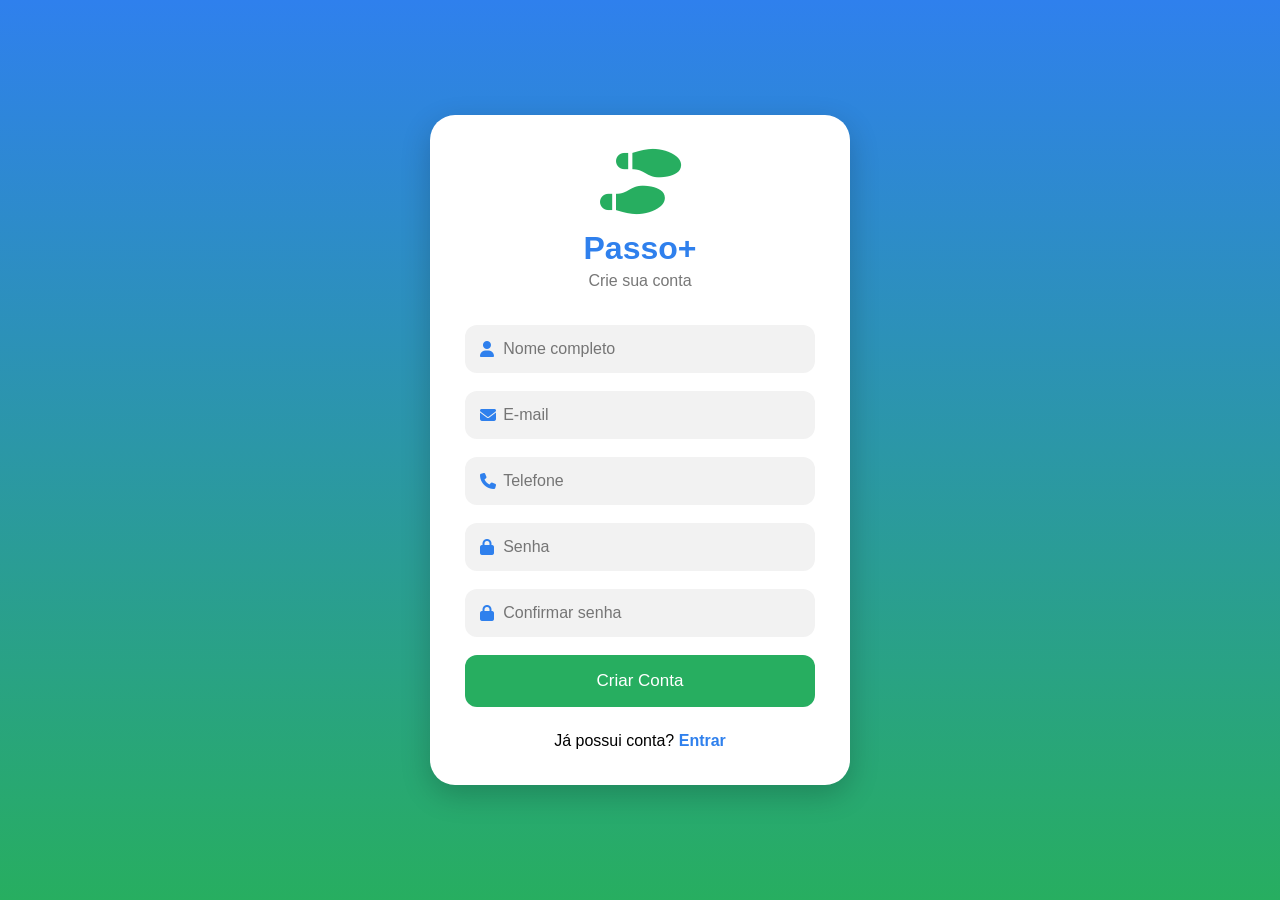
<file: cadastro.html>
<!DOCTYPE html>
<html lang="pt-BR">
<head>
<meta charset="UTF-8">
<meta name="viewport" content="width=device-width, initial-scale=1.0">

<title>Cadastro - Passo+</title>

<link rel="stylesheet" href="cadastro.css">

<link rel="stylesheet"
href="https://cdnjs.cloudflare.com/ajax/libs/font-awesome/6.5.2/css/all.min.css">

</head>
<body>

<div class="container">

<div class="logo">

<i class="fa-solid fa-shoe-prints"></i>

<h1>Passo+</h1>

<p>Crie sua conta</p>

</div>

<form id="cadastroForm">

<div class="campo">
<i class="fa-solid fa-user"></i>
<input
type="text"
placeholder="Nome completo"
required>
</div>

<div class="campo">
<i class="fa-solid fa-envelope"></i>
<input
type="email"
placeholder="E-mail"
required>
</div>

<div class="campo">
<i class="fa-solid fa-phone"></i>
<input
type="tel"
placeholder="Telefone"
required>
</div>

<div class="campo">
<i class="fa-solid fa-lock"></i>
<input
type="password"
id="senha"
placeholder="Senha"
required>
</div>

<div class="campo">
<i class="fa-solid fa-lock"></i>
<input
type="password"
id="confirmar"
placeholder="Confirmar senha"
required>
</div>

<button type="submit">
Criar Conta
</button>

</form>

<p class="login">

Já possui conta?

<a href="login.html">
Entrar
</a>

</p>

</div>

<script src="cadastro.js"></script>

</body>
</html>
</file>
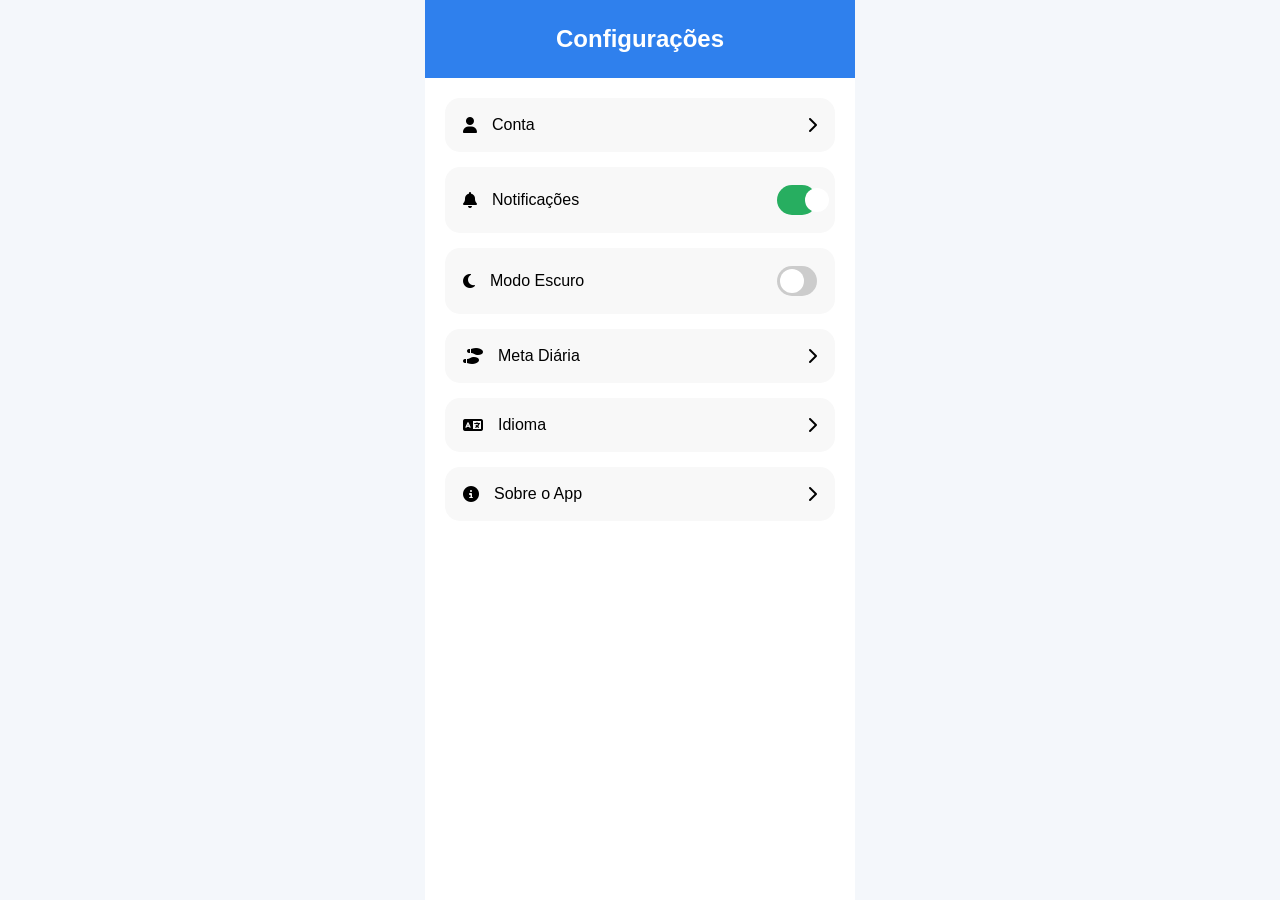
<file: configuracoes.html>
<!DOCTYPE html>
<html lang="pt-BR">
<head>
    <meta charset="UTF-8">
    <meta name="viewport" content="width=device-width, initial-scale=1.0">
    <title>Configurações</title>

    <link rel="stylesheet" href="configuracoes.css">

    <link rel="stylesheet"
    href="https://cdnjs.cloudflare.com/ajax/libs/font-awesome/6.5.2/css/all.min.css">
</head>
<body>

<div class="container">

    <header>
        <h2>Configurações</h2>
    </header>

    <div class="grupo">

        <div class="opcao">
            <i class="fa-solid fa-user"></i>
            <span>Conta</span>
            <i class="fa-solid fa-chevron-right"></i>
        </div>

        <div class="opcao">
            <i class="fa-solid fa-bell"></i>
            <span>Notificações</span>

            <label class="switch">
                <input type="checkbox" checked id="notificacao">
                <span class="slider"></span>
            </label>

        </div>

        <div class="opcao">
            <i class="fa-solid fa-moon"></i>
            <span>Modo Escuro</span>

            <label class="switch">
                <input type="checkbox" id="tema">
                <span class="slider"></span>
            </label>

        </div>

        <div class="opcao">
            <i class="fa-solid fa-shoe-prints"></i>
            <span>Meta Diária</span>
            <i class="fa-solid fa-chevron-right"></i>
        </div>

        <div class="opcao">
            <i class="fa-solid fa-language"></i>
            <span>Idioma</span>
            <i class="fa-solid fa-chevron-right"></i>
        </div>

        <div class="opcao">
            <i class="fa-solid fa-circle-info"></i>
            <span>Sobre o App</span>
            <i class="fa-solid fa-chevron-right"></i>

        </div>


    </div>

</div>

<script src="configuracoes.js"></script>

</body>
</html>
</file>
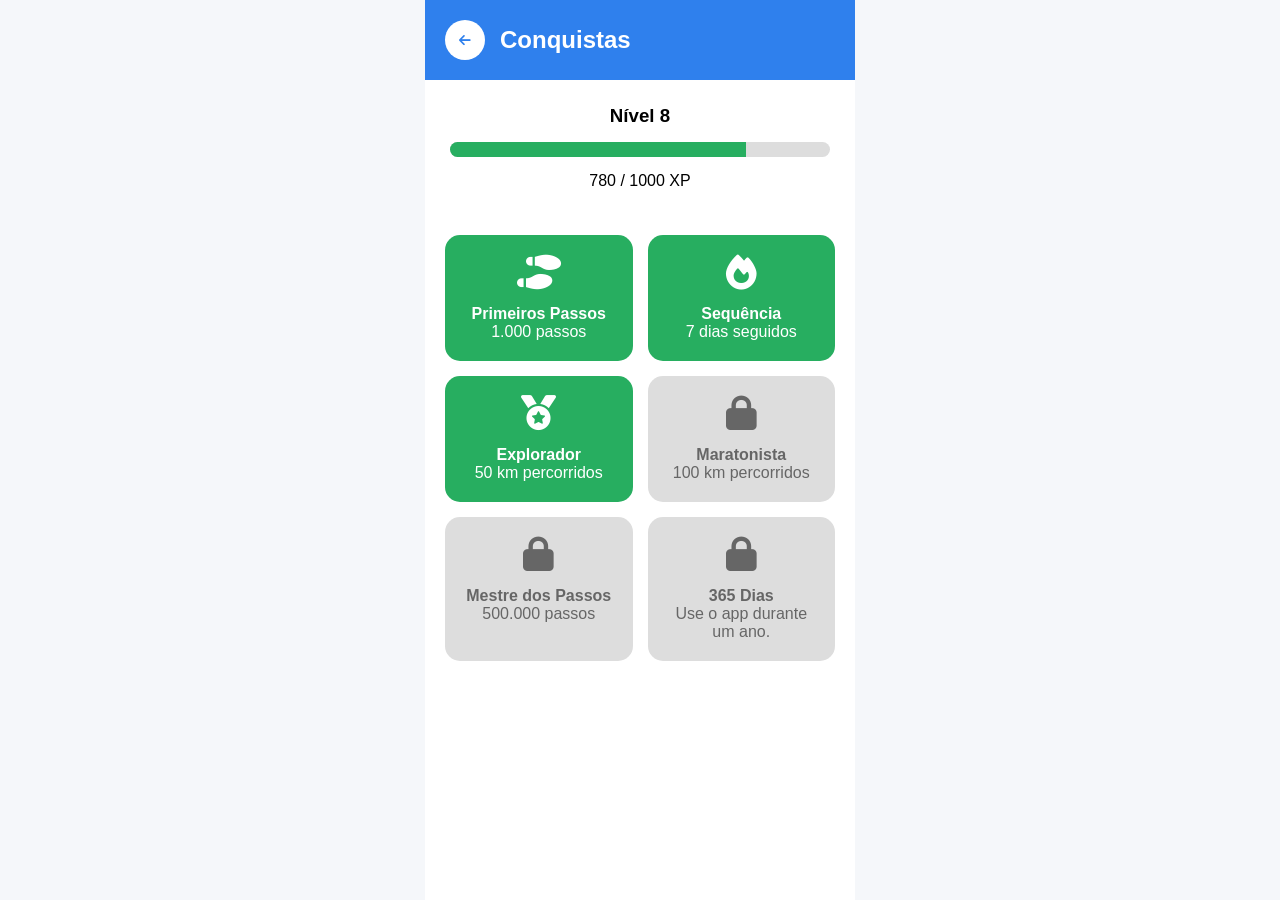
<file: desafios.html>
<!DOCTYPE html>
<html lang="pt-BR">
<head>
<meta charset="UTF-8">
<meta name="viewport" content="width=device-width, initial-scale=1.0">

<title>Conquistas</title>

<link rel="stylesheet" href="conquista.css">

<link rel="stylesheet"
href="https://cdnjs.cloudflare.com/ajax/libs/font-awesome/6.5.2/css/all.min.css">

</head>
<body>

<div class="container">

<header>

<button class="voltar" onclick="history.back()">
<i class="fa-solid fa-arrow-left"></i>
</button>

<h2>Conquistas</h2>

</header>

<section class="nivel">

<h3>Nível 8</h3>

<div class="barra">

<div class="xp"></div>

</div>

<p>780 / 1000 XP</p>

</section>

<section class="cards">

<div class="card desbloqueada">

<i class="fa-solid fa-shoe-prints"></i>

<h4>Primeiros Passos</h4>

<p>1.000 passos</p>

</div>

<div class="card desbloqueada">

<i class="fa-solid fa-fire"></i>

<h4>Sequência</h4>

<p>7 dias seguidos</p>

</div>

<div class="card desbloqueada">

<i class="fa-solid fa-medal"></i>

<h4>Explorador</h4>

<p>50 km percorridos</p>

</div>

<div class="card bloqueada">

<i class="fa-solid fa-lock"></i>

<h4>Maratonista</h4>

<p>100 km percorridos</p>

</div>

<div class="card bloqueada">

<i class="fa-solid fa-lock"></i>

<h4>Mestre dos Passos</h4>

<p>500.000 passos</p>

</div>

<div class="card bloqueada">

<i class="fa-solid fa-lock"></i>

<h4>365 Dias</h4>

<p>Use o app durante um ano.</p>

</div>

</section>

</div>

<script src="conquistas.js"></script>

</body>
</html>
</file>
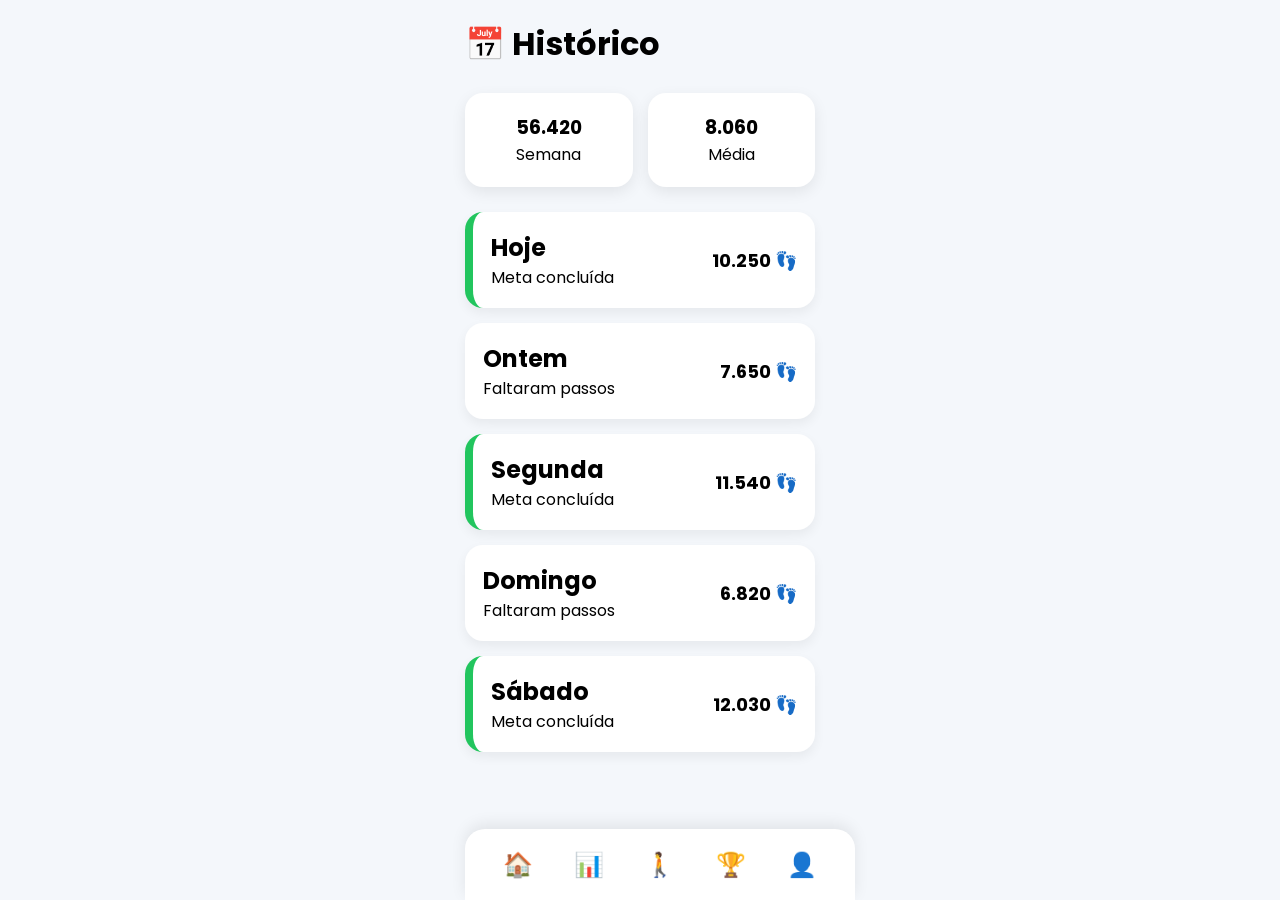
<file: historico.html>
<!DOCTYPE html>
<html lang="pt-BR">
<head>

<meta charset="UTF-8">
<meta name="viewport" content="width=device-width, initial-scale=1.0">

<title>Histórico</title>

<link rel="stylesheet" href="style.css">

<link href="https://fonts.googleapis.com/css2?family=Poppins:wght@300;400;600;700&display=swap" rel="stylesheet">

</head>

<body>

<div class="container">

<h1>📅 Histórico</h1>

<div class="resumo">

<div class="box">
<h3>56.420</h3>
<p>Semana</p>
</div>

<div class="box">
<h3>8.060</h3>
<p>Média</p>
</div>

</div>

<div class="lista">

<div class="dia completo">
<div>
<h2>Hoje</h2>
<p>Meta concluída</p>
</div>

<span>10.250 👣</span>
</div>

<div class="dia">
<div>
<h2>Ontem</h2>
<p>Faltaram passos</p>
</div>

<span>7.650 👣</span>
</div>

<div class="dia completo">
<div>
<h2>Segunda</h2>
<p>Meta concluída</p>
</div>

<span>11.540 👣</span>
</div>

<div class="dia">
<div>
<h2>Domingo</h2>
<p>Faltaram passos</p>
</div>

<span>6.820 👣</span>
</div>

<div class="dia completo">
<div>
<h2>Sábado</h2>
<p>Meta concluída</p>
</div>

<span>12.030 👣</span>
</div>

</div>

<nav>

<a href="index.html">🏠</a>
<a href="estastitiscas.html">📊</a>
<a href="estastitiscas.html">🚶</a>
<a href="desafios.html">🏆</a>
<a href="perfil.html">👤</a>


</nav>

</div>

</body>
</html>
</file>
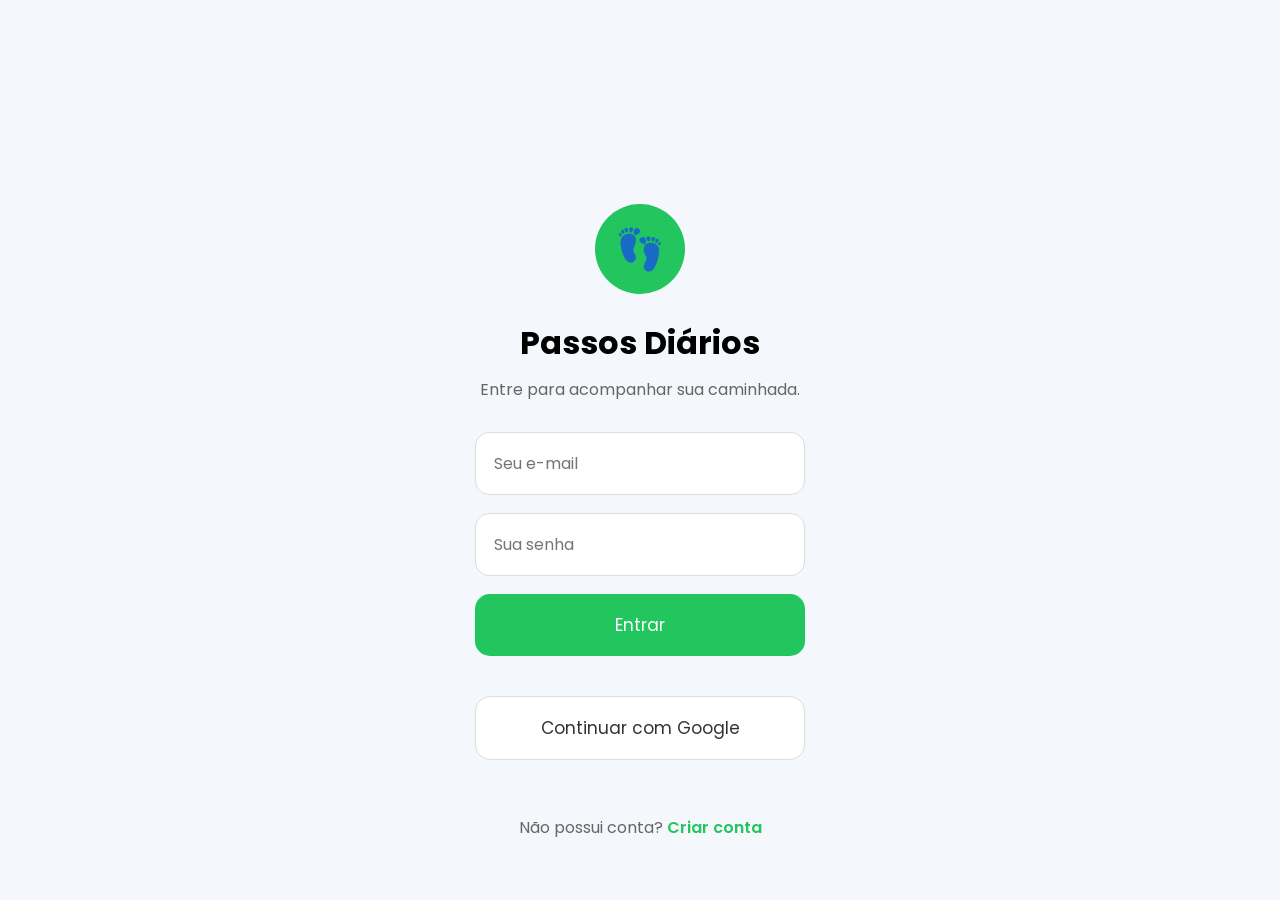
<file: login.html>
<!DOCTYPE html>
<html lang="pt-BR">
<head>
    <meta charset="UTF-8">
    <meta name="viewport" content="width=device-width, initial-scale=1.0">
    <title>Login - Passos Diários</title>

    <link rel="stylesheet" href="style.css">

    <link href="https://fonts.googleapis.com/css2?family=Poppins:wght@300;400;600;700&display=swap" rel="stylesheet">
</head>

<body>

<div class="login-container">

    <div class="logo">
        👣
    </div>

    <h1>Passos Diários</h1>

    <p>Entre para acompanhar sua caminhada.</p>

    <form>

        <input
        type="email"
        placeholder="Seu e-mail"
        required>

        <input
        type="password"
        placeholder="Sua senha"
        required>

        <button type="submit">
            Entrar
        </button>

    </form>

    <button class="google">
        Continuar com Google
    </button>

    <p class="cadastro">
        Não possui conta?
        <a href="cadastro.html">
            Criar conta
        </a>
    </p>

</div>
<script src="login.js"></script>

</body>
</html>
</file>
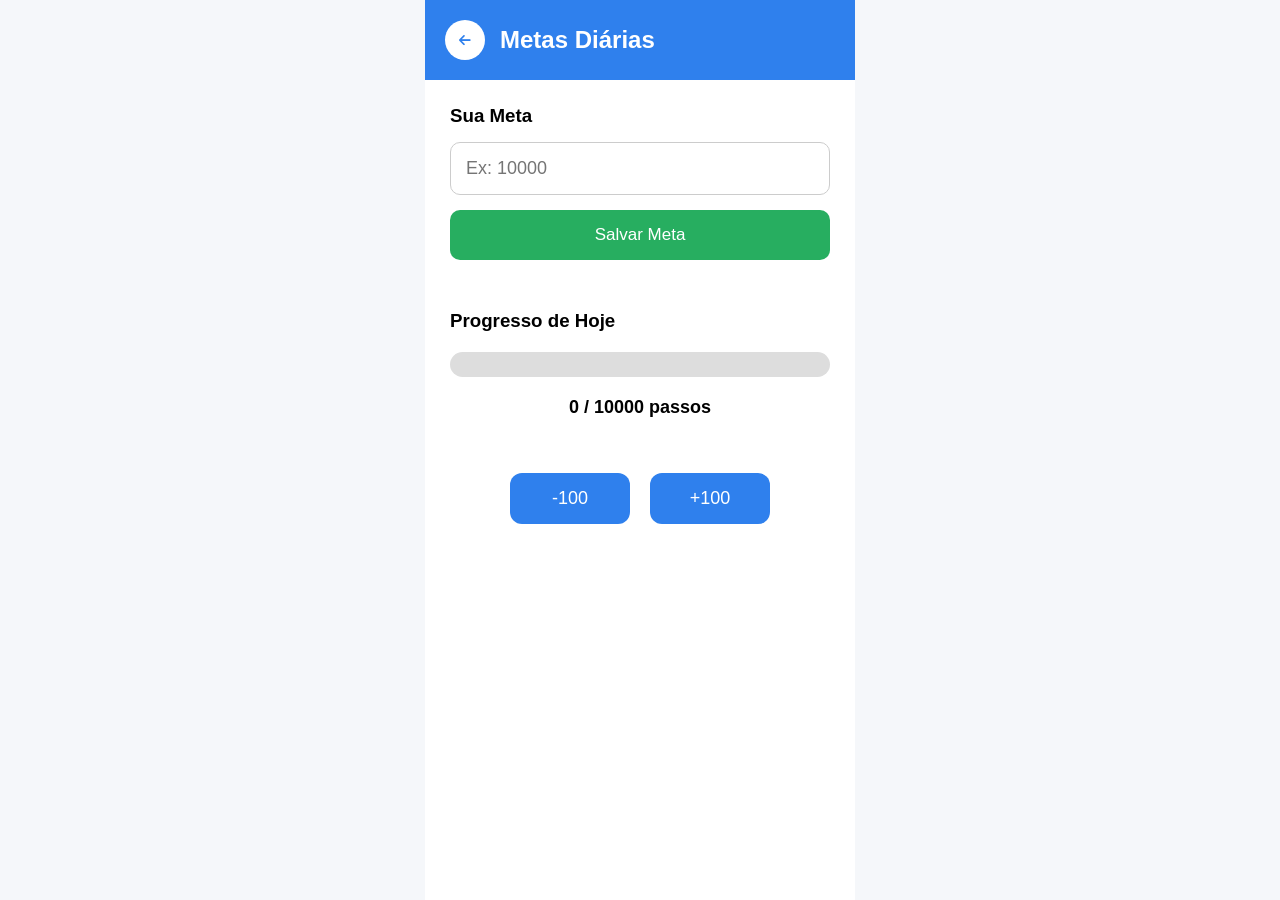
<file: metas.html>
<!DOCTYPE html>
<html lang="pt-BR">
<head>
    <meta charset="UTF-8">
    <meta name="viewport" content="width=device-width, initial-scale=1.0">
    <title>Passo+ - Metas</title>

    <link rel="stylesheet" href="metas.css">

    <link rel="stylesheet"
    href="https://cdnjs.cloudflare.com/ajax/libs/font-awesome/6.5.2/css/all.min.css">
</head>
<body>

<div class="container">

<header>

<button class="voltar" onclick="history.back()" href="">
<i class="fa-solid fa-arrow-left"></i>
</button>

<h2>Metas Diárias</h2>

</header>

<section class="meta">

<h3>Sua Meta</h3>

<input
type="number"
id="meta"
placeholder="Ex: 10000">

<button id="salvar">
Salvar Meta
</button>

</section>

<section class="progresso">

<h3>Progresso de Hoje</h3>

<div class="barra">

<div id="barraProgresso"></div>

</div>

<p id="textoProgresso">
0 / 10000 passos
</p>

</section>

<section class="botoes">

<button id="menos">
-100
</button>

<button id="mais">
+100
</button>

</section>

</div>

<script src="metas.js"></script>

</body>
</html>
</file>
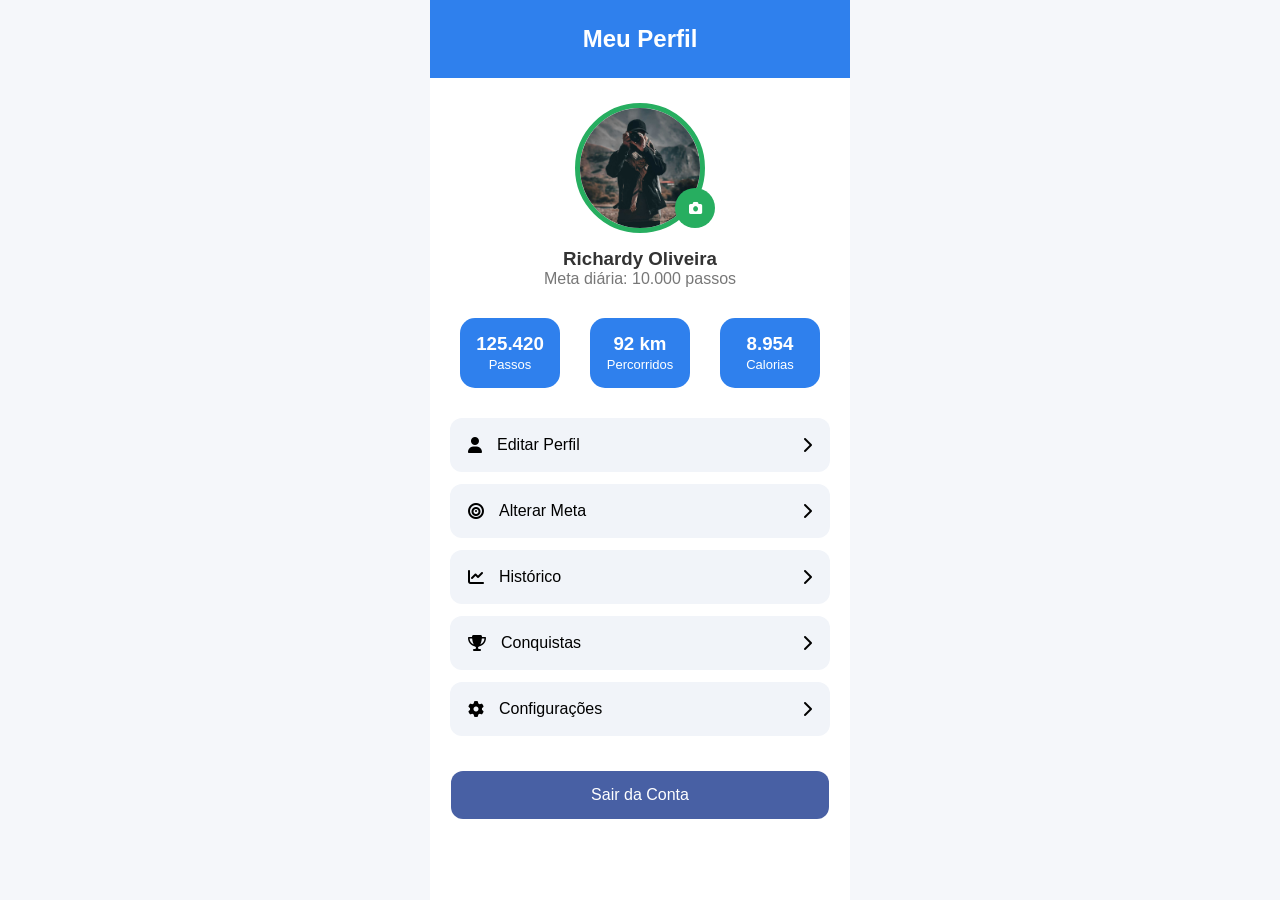
<file: perfil.html>
<!DOCTYPE html>
<html lang="pt-BR">
<head>
    <meta charset="UTF-8">
    <meta name="viewport" content="width=device-width, initial-scale=1.0">
    <title>Passo+ | Perfil</title>
    <link rel="stylesheet" href="perfil.css">
    <link rel="stylesheet"
    href="https://cdnjs.cloudflare.com/ajax/libs/font-awesome/6.5.2/css/all.min.css">
</head>
<body>

<div class="perfil">

    <div class="topo">
        <h2>Meu Perfil</h2>
    </div>

    <div class="foto">
        <img src="imagem\profile-picture.jpeg" alt="">
        <button>
            <i class="fa-solid fa-camera"></i>
        </button>
    </div>

    <div class="nome">
        <h3>Richardy Oliveira</h3>
        <p>Meta diária: 10.000 passos</p>
    </div>

    <div class="estatisticas">

        <div class="card">
            <h3>125.420</h3>
            <span>Passos</span>
        </div>

        <div class="card">
            <h3>92 km</h3>
            <span>Percorridos</span>
        </div>

        <div class="card">
            <h3>8.954</h3>
            <span>Calorias</span>
        </div>

    </div>

    <div class="opcoes">

        <div class="item">
            <i class="fa-solid fa-user"></i>
            <span>Editar Perfil</span>
            <i class="fa-solid fa-chevron-right"></i>
        </div>

        <div class="item">
            <i class="fa-solid fa-bullseye"></i>
            <span>Alterar Meta</span>
            <i class="fa-solid fa-chevron-right"></i>
        </div>

        <div class="item">
            <i class="fa-solid fa-chart-line"></i>
            <span>Histórico</span>
            <i class="fa-solid fa-chevron-right"></i>
        </div>

        <div class="item">
            <i class="fa-solid fa-trophy"></i>
            <span>Conquistas</span>
            <i class="fa-solid fa-chevron-right"></i>
        </div>

        <div class="item">
            <i class="fa-solid fa-gear"></i>
            <span>Configurações</span>
            <i class="fa-solid fa-chevron-right"></i>
        </div>

    </div>

    <button class="sair">
        Sair da Conta
    </button>

</div>

<script src="prerfil.js"></script>

</body>
</html>
</file>
<file: cadastro.css>
*{
margin:0;
padding:0;
box-sizing:border-box;
font-family:Arial, Helvetica, sans-serif;
}

body{

background:linear-gradient(180deg,#2F80ED,#27AE60);

display:flex;

justify-content:center;

align-items:center;

min-height:100vh;

padding:20px;

}

.container{

width:100%;
max-width:420px;

background:white;

padding:35px;

border-radius:25px;

box-shadow:0 10px 30px rgba(0,0,0,.2);

}

.logo{

text-align:center;

margin-bottom:35px;

}

.logo i{

font-size:65px;

color:#27AE60;

margin-bottom:15px;

}

.logo h1{

color:#2F80ED;

margin-bottom:5px;

}

.logo p{

color:#777;

}

.campo{

display:flex;

align-items:center;

background:#f2f2f2;

margin-bottom:18px;

padding:15px;

border-radius:12px;

}

.campo i{

color:#2F80ED;

width:25px;

}

.campo input{

border:none;

background:transparent;

width:100%;

font-size:16px;

outline:none;

}

button{

width:100%;

padding:16px;

background:#27AE60;

color:white;

font-size:17px;

border:none;

border-radius:12px;

cursor:pointer;

transition:.3s;

}

button:hover{

background:#219653;

}

.login{

margin-top:25px;

text-align:center;

}

.login a{

text-decoration:none;

color:#2F80ED;

font-weight:bold;

}
</file>
<file: configuracoes.css>
*{
    margin:0;
    padding:0;
    box-sizing:border-box;
    font-family:Arial, Helvetica, sans-serif;
}

body{
    background:#f4f7fb;
}

.container{
    max-width:430px;
    margin:auto;
    min-height:100vh;
    background:white;
}

header{
    background:#2F80ED;
    color:white;
    text-align:center;
    padding:25px;
}

.grupo{
    padding:20px;
}

.opcao{

    display:flex;
    align-items:center;
    justify-content:space-between;

    padding:18px;
    margin-bottom:15px;

    background:#f8f8f8;

    border-radius:15px;

}

.opcao span{

    flex:1;
    margin-left:15px;

}

.switch{

    position:relative;

    width:55px;
    height:30px;

}

.switch input{

    display:none;

}

.slider{

    position:absolute;

    cursor:pointer;

    top:0;
    left:0;
    right:0;
    bottom:0;

    background:#ccc;

    border-radius:30px;

    transition:.3s;

}

.slider::before{

    content:"";

    width:24px;
    height:24px;

    position:absolute;

    left:3px;
    top:3px;

    background:white;

    border-radius:50%;

    transition:.3s;

}

input:checked + .slider{

    background:#27AE60;

}

input:checked + .slider::before{

    transform:translateX(25px);

}

.dark{

    background:#1b1b1b;
    color:white;

}

.dark .container{

    background:#222;

}

.dark .opcao{

    background:#333;

}
</file>
<file: conquista.css>
*{
margin:0;
padding:0;
box-sizing:border-box;
font-family:Arial,Helvetica,sans-serif;
}

body{
background:#f5f7fa;
}

.container{
max-width:430px;
margin:auto;
background:#fff;
min-height:100vh;
}

header{
display:flex;
align-items:center;
gap:15px;
padding:20px;
background:#2F80ED;
color:#fff;
}

.voltar{

width:40px;
height:40px;

border:none;

border-radius:50%;

background:white;

color:#2F80ED;

cursor:pointer;

}

.nivel{

padding:25px;

text-align:center;

}

.barra{

height:15px;

background:#ddd;

border-radius:20px;

margin:15px 0;

overflow:hidden;

}

.xp{

width:78%;

height:100%;

background:#27AE60;

}

.cards{

padding:20px;

display:grid;

grid-template-columns:repeat(2,1fr);

gap:15px;

}

.card{

padding:20px;

border-radius:15px;

text-align:center;

}

.desbloqueada{

background:#27AE60;

color:white;

}

.desbloqueada i{

font-size:35px;

margin-bottom:15px;

}

.bloqueada{

background:#ddd;

color:#666;

}

.bloqueada i{

font-size:35px;

margin-bottom:15px;

}
</file>
<file: style.css>
*{
margin:0;
padding:0;
box-sizing:border-box;
font-family:Poppins,sans-serif;
}

body{

background:#f4f7fb;

display:flex;

justify-content:center;

}

.container{

width:390px;

min-height:100vh;

padding:20px;

padding-bottom:100px;

}

header{

display:flex;

justify-content:space-between;

align-items:center;

margin-bottom:25px;

}

header h3{

font-size:28px;

}

header p{

color:#777;

}

.avatar{

width:55px;

height:55px;

background:#22C55E;

border-radius:50%;

display:flex;

align-items:center;

justify-content:center;

color:white;

font-size:22px;

}

.card{

background:white;

padding:25px;

border-radius:20px;

box-shadow:0 10px 20px rgba(0,0,0,.08);

margin-bottom:20px;

text-align:center;

}

.card h1{

font-size:55px;

color:#22C55E;

margin:15px 0;

}

.barra{

height:15px;

background:#ddd;

border-radius:50px;

overflow:hidden;

margin:15px 0;

}

.progresso{

height:100%;

width:64%;

background:#22C55E;

transition:.4s;

}

button{

width:100%;

padding:18px;

border:none;

border-radius:15px;

background:#22C55E;

color:white;

font-size:17px;

cursor:pointer;

margin-bottom:25px;

}

.cards{

display:flex;

gap:15px;

}

.mini-card{

flex:1;

background:white;

padding:20px;

border-radius:18px;

text-align:center;

box-shadow:0 5px 15px rgba(0,0,0,.06);

}

.mini-card i{

font-size:28px;

color:#22C55E;

margin-bottom:10px;

}

.desafios{

margin-top:30px;

}

.desafios h2{

margin-bottom:15px;

}

.desafio{

background:white;

padding:18px;

border-radius:15px;

margin-bottom:12px;

box-shadow:0 5px 10px rgba(0,0,0,.05);

}

nav{

position:fixed;

bottom:0;

width:390px;

display:flex;

justify-content:space-around;

background:white;

padding:18px;

border-top-left-radius:20px;

border-top-right-radius:20px;

box-shadow:0 -5px 15px rgba(0,0,0,.08);

}

nav a{

text-decoration:none;

font-size:24px;

}

/* LOGIN */

.login-container{

width:390px;

min-height:100vh;

display:flex;

flex-direction:column;

justify-content:center;

padding:30px;

}

.logo{

width:90px;

height:90px;

background:#22C55E;

border-radius:50%;

display:flex;

justify-content:center;

align-items:center;

font-size:40px;

margin:auto;

margin-bottom:25px;

color:white;

}

.login-container h1{

text-align:center;

margin-bottom:10px;

}

.login-container p{

text-align:center;

color:#666;

margin-bottom:30px;

}

form{

display:flex;

flex-direction:column;

gap:18px;

}

input{

padding:18px;

border-radius:14px;

border:1px solid #ddd;

font-size:16px;

}

input:focus{

outline:none;

border:2px solid #22C55E;

}

.google{

background:white;

color:#333;

border:1px solid #ddd;

margin-top:15px;

}

.cadastro{

margin-top:30px;

}

.cadastro a{

color:#22C55E;

text-decoration:none;

font-weight:600;

}

/* HISTÓRICO */

.resumo{

display:flex;

gap:15px;

margin:25px 0;

}

.box{

flex:1;

background:white;

padding:20px;

border-radius:18px;

text-align:center;

box-shadow:0 5px 15px rgba(0,0,0,.08);

}

.lista{

display:flex;

flex-direction:column;

gap:15px;

}

.dia{

background:white;

padding:18px;

border-radius:18px;

display:flex;

justify-content:space-between;

align-items:center;

box-shadow:0 5px 12px rgba(0,0,0,.06);

}

.dia span{

font-weight:bold;

font-size:18px;

}

.completo{

border-left:8px solid #22C55E;

}
</file>
<file: metas.css>
*{
margin:0;
padding:0;
box-sizing:border-box;
font-family:Arial,Helvetica,sans-serif;
}

body{
background:#f5f7fa;
}

.container{
max-width:430px;
margin:auto;
background:#fff;
min-height:100vh;
}

header{
display:flex;
align-items:center;
gap:15px;
padding:20px;
background:#2F80ED;
color:#fff;
}

.voltar{
width:40px;
height:40px;
border:none;
border-radius:50%;
background:#fff;
color:#2F80ED;
cursor:pointer;
}

.meta,
.progresso{
padding:25px;
}

.meta input{
width:100%;
padding:15px;
margin:15px 0;
font-size:18px;
border:1px solid #ccc;
border-radius:10px;
}

.meta button{
width:100%;
padding:15px;
border:none;
border-radius:10px;
background:#27AE60;
color:white;
font-size:17px;
cursor:pointer;
}

.barra{
width:100%;
height:25px;
background:#ddd;
border-radius:20px;
overflow:hidden;
margin:20px 0;
}

#barraProgresso{
width:0%;
height:100%;
background:#2F80ED;
transition:.5s;
}

#textoProgresso{
text-align:center;
font-size:18px;
font-weight:bold;
}

.botoes{
display:flex;
justify-content:center;
gap:20px;
padding:30px;
}

.botoes button{
width:120px;
padding:15px;
font-size:18px;
border:none;
border-radius:12px;
background:#2F80ED;
color:white;
cursor:pointer;
}
</file>
<file: perfil.css>
*{
    margin:0;
    padding:0;
    box-sizing:border-box;
    font-family:Arial, Helvetica, sans-serif;
}

body{
    background:#f5f7fa;
}

.perfil{
    max-width:420px;
    margin:auto;
    min-height:100vh;
    background:white;
}

.topo{
    background:#2F80ED;
    color:white;
    padding:25px;
    text-align:center;
}

.foto{
    display:flex;
    justify-content:center;
    margin-top:25px;
    position:relative;
}

.foto img{
    width:130px;
    height:130px;
    border-radius:50%;
    object-fit:cover;
    border:5px solid #27AE60;
}

.foto button{
    position:absolute;
    bottom:5px;
    right:135px;
    width:40px;
    height:40px;
    border:none;
    border-radius:50%;
    background:#27AE60;
    color:white;
    cursor:pointer;
}

.nome{
    text-align:center;
    margin-top:15px;
}

.nome h3{
    color:#333;
}

.nome p{
    color:#777;
}

.estatisticas{
    display:flex;
    justify-content:space-around;
    margin:30px 15px;
}

.card{
    width:100px;
    background:#2F80ED;
    color:white;
    padding:15px;
    border-radius:15px;
    text-align:center;
}

.card span{
    font-size:13px;
}

.opcoes{
    margin:20px;
}

.item{
    display:flex;
    justify-content:space-between;
    align-items:center;
    padding:18px;
    background:#f1f4f9;
    margin-bottom:12px;
    border-radius:12px;
    cursor:pointer;
}

.item span{
    flex:1;
    margin-left:15px;
}

.sair{
    width:90%;
    display:block;
    margin:35px auto;
    padding:15px;
    background:#002281b7;
    color:white;
    border:none;
    border-radius:12px;
    font-size:16px;
    cursor:pointer;
}
</file>
